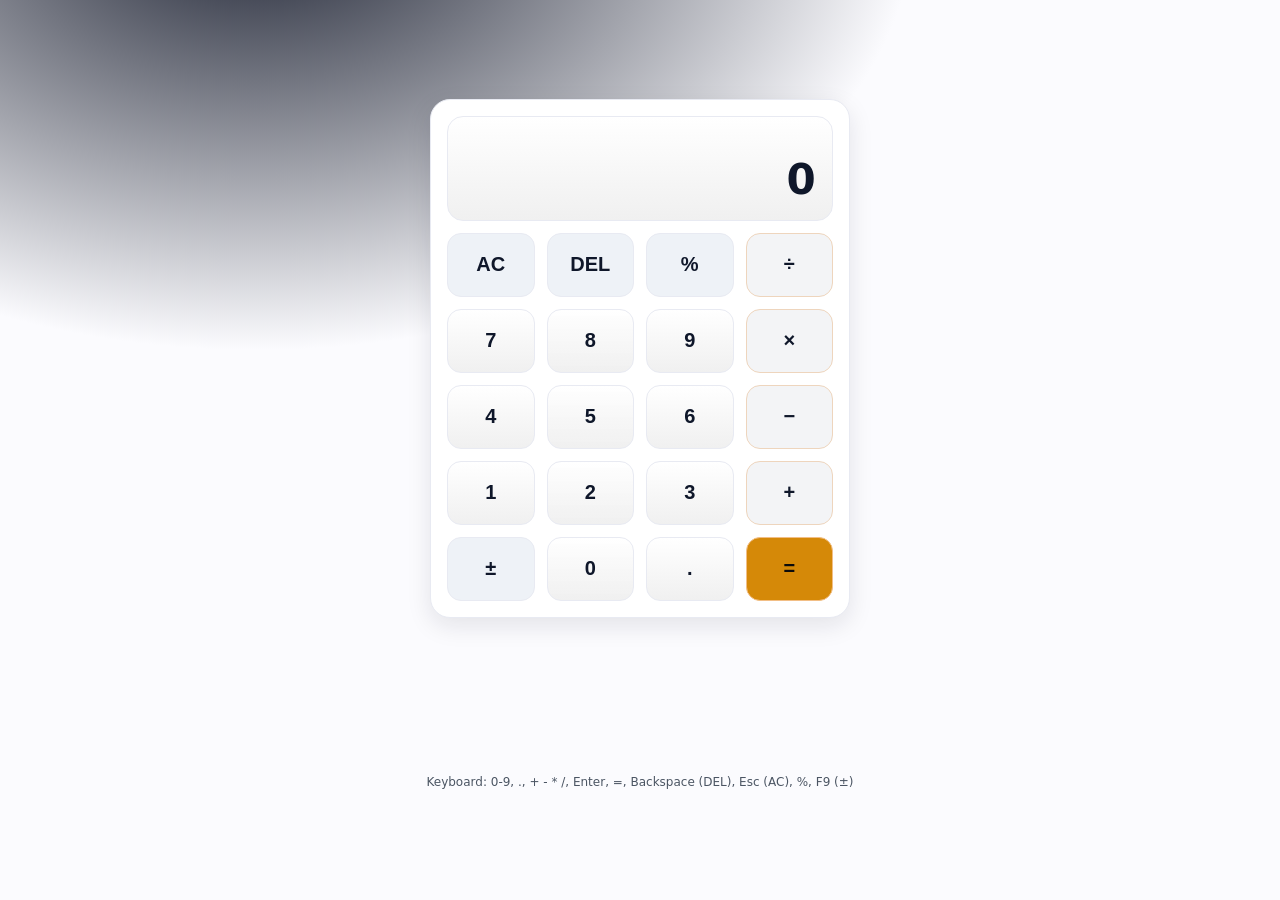
<file: index.html>
<!doctype html>
<html lang="en">
  <head>
    <meta charset="utf-8" />
    <meta name="viewport" content="width=device-width, initial-scale=1" />
    <meta name="color-scheme" content="light dark" />
    <title>Calculator</title>
    <link rel="stylesheet" href="./styles.css" />
    <link rel="icon" href="data:," />
  </head>
  <body>
    <main class="app-shell">
      <section class="calculator" role="application" aria-label="Calculator">
        <div class="output" aria-live="polite" aria-atomic="true">
          <div id="previous-operand" class="previous-operand" aria-hidden="true"></div>
          <div id="current-operand" class="current-operand">0</div>
        </div>

        <button class="btn function" data-action="clear" aria-label="All clear">AC</button>
        <button class="btn function" data-action="delete" aria-label="Delete last">DEL</button>
        <button class="btn function" data-action="percent" aria-label="Percent">%</button>
        <button class="btn operator" data-action="operator" data-value="/" aria-label="Divide">÷</button>

        <button class="btn" data-action="digit" data-value="7">7</button>
        <button class="btn" data-action="digit" data-value="8">8</button>
        <button class="btn" data-action="digit" data-value="9">9</button>
        <button class="btn operator" data-action="operator" data-value="*" aria-label="Multiply">×</button>

        <button class="btn" data-action="digit" data-value="4">4</button>
        <button class="btn" data-action="digit" data-value="5">5</button>
        <button class="btn" data-action="digit" data-value="6">6</button>
        <button class="btn operator" data-action="operator" data-value="-" aria-label="Subtract">−</button>

        <button class="btn" data-action="digit" data-value="1">1</button>
        <button class="btn" data-action="digit" data-value="2">2</button>
        <button class="btn" data-action="digit" data-value="3">3</button>
        <button class="btn operator" data-action="operator" data-value="+" aria-label="Add">+</button>

        <button class="btn function" data-action="sign" aria-label="Toggle sign">±</button>
        <button class="btn" data-action="digit" data-value="0">0</button>
        <button class="btn" data-action="digit" data-value=".">.</button>
        <button class="btn equal" data-action="equals" aria-label="Equals">=</button>
      </section>

      <footer class="hint">
        <p>
          Keyboard: 0-9, ., + - * /, Enter, =, Backspace (DEL), Esc (AC), %,
          F9 (±)
        </p>
      </footer>
    </main>
    <script defer src="./main.js"></script>
  </body>
</html>
</file>
<file: styles.css>
:root {
  --background: #0e0f12;
  --surface: #151922;
  --border: #232737;
  --text: #e7e9ee;
  --muted: #a6adbb;
  --accent: #ff9f0a;
  --operator: #2b2f3f;
  --function: #1f2533;
  --shadow: 0 8px 24px rgba(0, 0, 0, 0.35);
}

@media (prefers-color-scheme: light) {
  :root {
    --background: #fbfbfe;
    --surface: #ffffff;
    --border: #e8eaf2;
    --text: #0f172a;
    --muted: #4b5563;
    --accent: #f59e0b;
    --operator: #f3f4f6;
    --function: #eef2f7;
    --shadow: 0 8px 24px rgba(16, 24, 40, 0.1);
  }
}

* {
  box-sizing: border-box;
}

html, body {
  height: 100%;
}

body {
  margin: 0;
  font-family: ui-sans-serif, system-ui, -apple-system, Segoe UI, Roboto,
    Helvetica, Arial, "Apple Color Emoji", "Segoe UI Emoji";
  color: var(--text);
  background: radial-gradient(1200px 800px at 20% -10%, #1b2030 0%, var(--background) 55%),
              radial-gradient(1000px 700px at 120% 10%, #1a1f2a 0%, transparent 45%),
              var(--background);
}

.app-shell {
  min-height: 100%;
  display: grid;
  place-items: center;
  padding: 32px 16px;
}

.calculator {
  width: min(420px, 95vw);
  background: var(--surface);
  border: 1px solid var(--border);
  border-radius: 20px;
  box-shadow: var(--shadow);
  padding: 16px;

  display: grid;
  grid-template-columns: repeat(4, 1fr);
  grid-template-rows: auto repeat(5, 64px);
  gap: 12px;
}

.output {
  grid-column: 1 / -1;
  background: linear-gradient(180deg, rgba(255,255,255,0.04), rgba(0,0,0,0.06));
  border: 1px solid var(--border);
  border-radius: 16px;
  padding: 16px;
  min-height: 96px;
  display: grid;
  align-content: center;
  justify-items: end;
}

.previous-operand {
  min-height: 22px;
  font-size: 14px;
  color: var(--muted);
}

.current-operand {
  font-size: clamp(28px, 8vw, 42px);
  font-weight: 700;
  letter-spacing: 0.4px;
  word-break: break-word;
}

.btn {
  appearance: none;
  -webkit-tap-highlight-color: transparent;
  border: 1px solid var(--border);
  background: linear-gradient(180deg, rgba(255,255,255,0.04), rgba(0,0,0,0.06));
  color: var(--text);
  border-radius: 14px;
  font-size: 20px;
  font-weight: 600;
  cursor: pointer;
  display: grid;
  place-items: center;
  transition: transform 120ms ease, background 120ms ease, box-shadow 120ms ease;
  user-select: none;
}

.btn:hover {
  transform: translateY(-1px);
}

.btn:active {
  transform: translateY(0);
  background: linear-gradient(180deg, rgba(255,255,255,0.02), rgba(0,0,0,0.12));
}

.btn:focus-visible {
  outline: 2px solid color-mix(in oklab, var(--accent), white 30%);
  outline-offset: 2px;
}

.btn.operator {
  background: var(--operator);
  border-color: color-mix(in oklab, var(--border), var(--accent) 30%);
}

.btn.function {
  background: var(--function);
}

.btn.equal {
  background: color-mix(in oklab, var(--accent), black 10%);
  border-color: color-mix(in oklab, var(--border), var(--accent) 60%);
  color: #0b0b0b;
}

.hint {
  margin-top: 12px;
  text-align: center;
  color: var(--muted);
  font-size: 12px;
}
</file>
